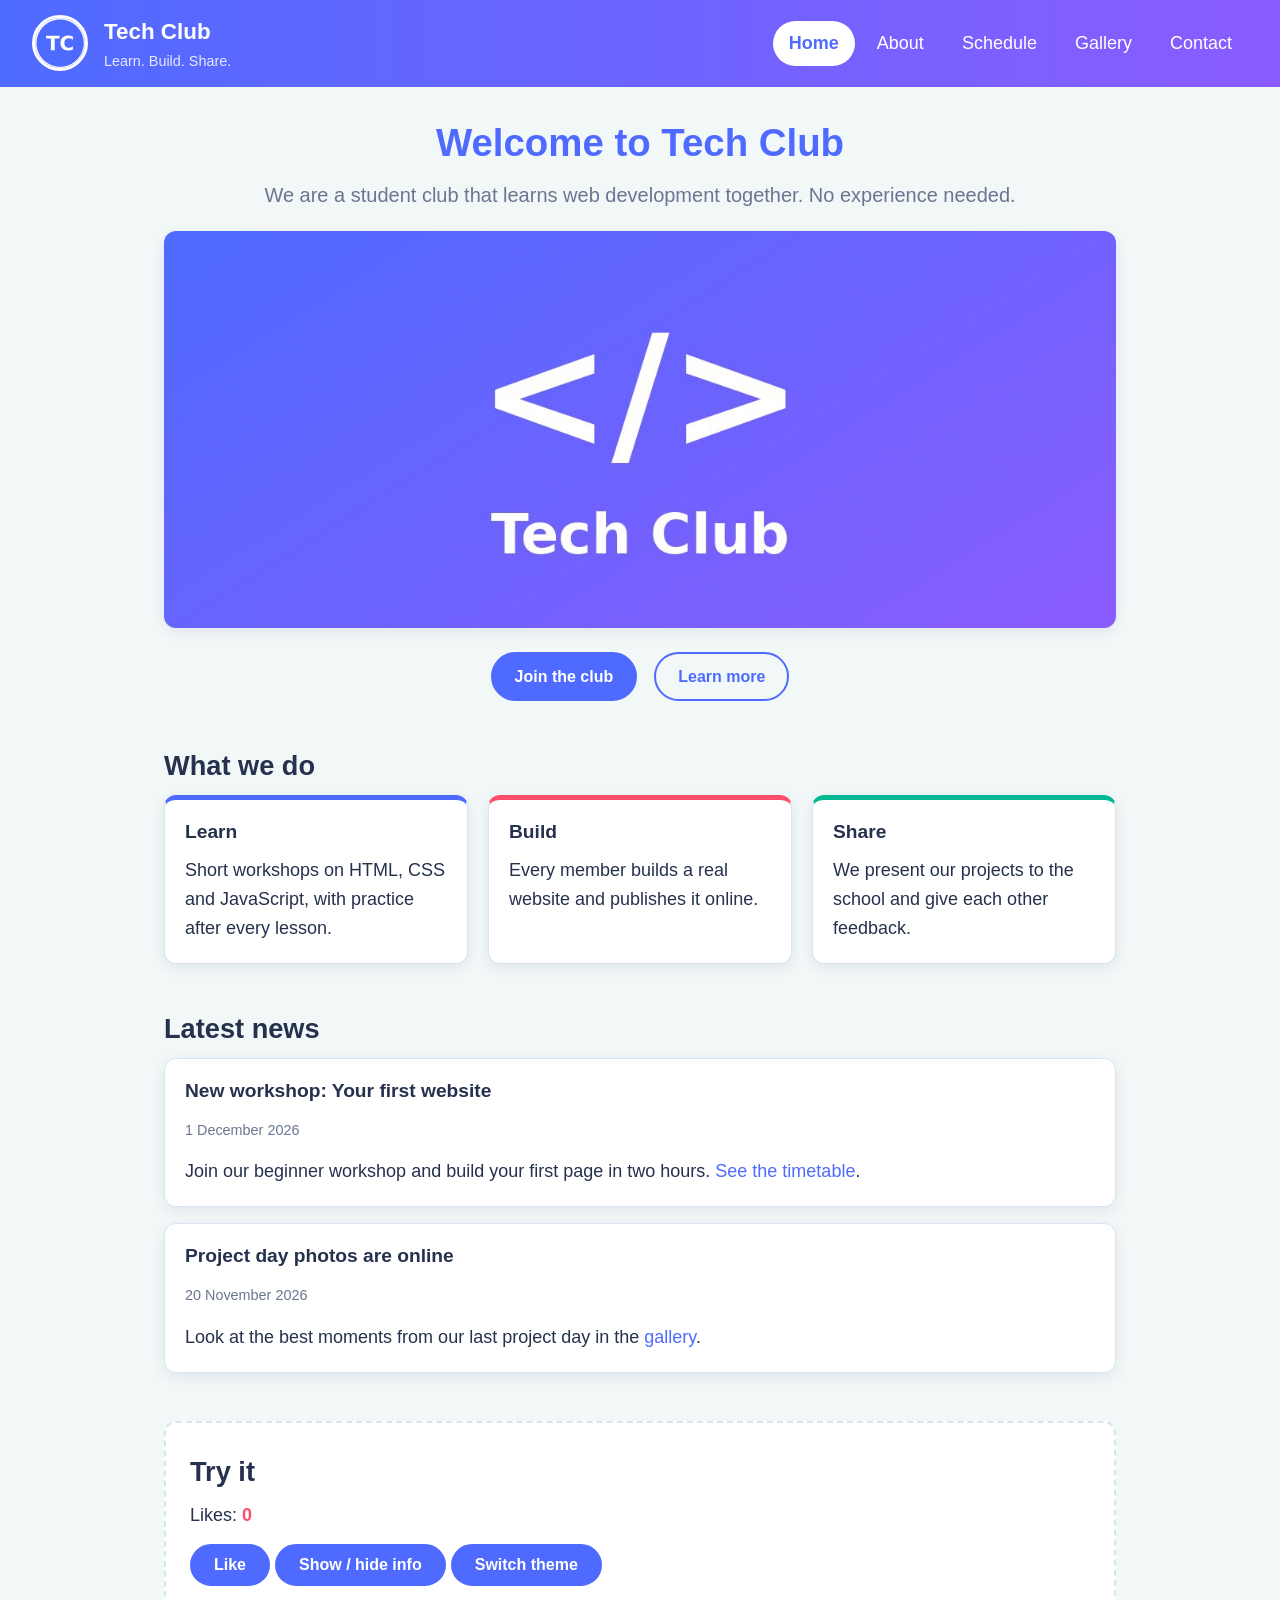
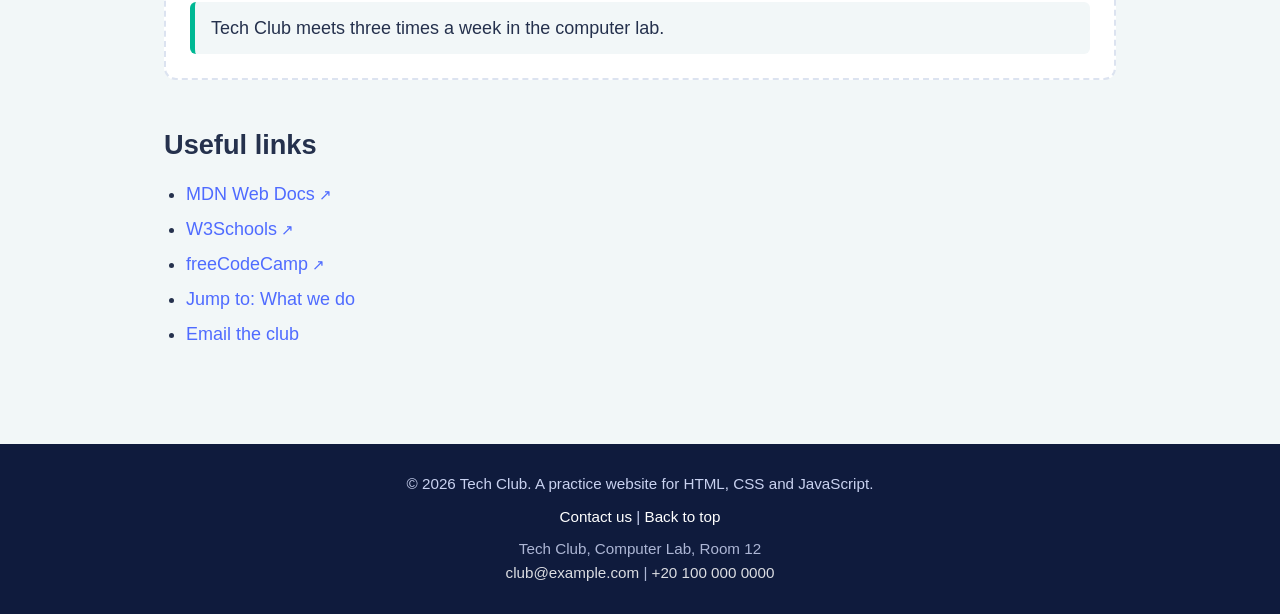
<file: index.html>
<!DOCTYPE html>
<html lang="en">
<head>
  <meta charset="UTF-8">
  <meta name="viewport" content="width=device-width, initial-scale=1.0">
  <meta name="description" content="Tech Club is a student club that learns web development together.">
  <title>Tech Club | Home</title>
  <link rel="stylesheet" href="css/style.css">
</head>
<body>

  <header id="site-header">
    <a href="index.html" id="logo-link"><img src="images/logo.png" alt="Tech Club logo" width="80" height="80"></a>
    <div id="site-title">
      <p id="site-name">Tech Club</p>
      <p id="tagline">Learn. Build. Share.</p>
    </div>
    <nav id="main-nav" aria-label="Main menu">
      <ul>
        <li><a href="index.html" aria-current="page">Home</a></li>
        <li><a href="about.html">About</a></li>
        <li><a href="schedule.html">Schedule</a></li>
        <li><a href="gallery.html">Gallery</a></li>
        <li><a href="contact.html">Contact</a></li>
      </ul>
    </nav>
  </header>

  <main id="main">
    <section id="hero">
      <h1>Welcome to Tech Club</h1>
      <p class="lead">We are a student club that learns web development together. No experience needed.</p>
      <img src="images/hero.jpg" alt="Tech Club banner with a code symbol" width="1200" height="500">
      <p>
        <a href="contact.html" class="btn btn-primary">Join the club</a>
        <a href="about.html" class="btn btn-secondary">Learn more</a>
      </p>
    </section>

    <section id="features">
      <h2>What we do</h2>
      <div class="cards">
        <article class="card">
          <h3>Learn</h3>
          <p>Short workshops on HTML, CSS and JavaScript, with practice after every lesson.</p>
        </article>
        <article class="card">
          <h3>Build</h3>
          <p>Every member builds a real website and publishes it online.</p>
        </article>
        <article class="card">
          <h3>Share</h3>
          <p>We present our projects to the school and give each other feedback.</p>
        </article>
      </div>
    </section>

    <section id="news">
      <h2>Latest news</h2>
      <article class="card">
        <h3>New workshop: Your first website</h3>
        <p><time datetime="2026-12-01">1 December 2026</time></p>
        <p>Join our beginner workshop and build your first page in two hours. <a href="schedule.html">See the timetable</a>.</p>
      </article>
      <article class="card">
        <h3>Project day photos are online</h3>
        <p><time datetime="2026-11-20">20 November 2026</time></p>
        <p>Look at the best moments from our last project day in the <a href="gallery.html">gallery</a>.</p>
      </article>
    </section>

    <section id="playground">
      <h2>Try it</h2>
      <!-- JS hooks: #like-btn, #like-count, #toggle-btn, #info-text, #theme-btn -->
      <p>Likes: <span id="like-count">0</span></p>
      <p>
        <button type="button" id="like-btn">Like</button>
        <button type="button" id="toggle-btn">Show / hide info</button>
        <button type="button" id="theme-btn">Switch theme</button>
      </p>
      <p id="info-text">Tech Club meets three times a week in the computer lab.</p>
    </section>

    <section id="links">
      <h2>Useful links</h2>
      <ul id="link-list">
        <li><a href="https://developer.mozilla.org" target="_blank" rel="noopener noreferrer">MDN Web Docs</a></li>
        <li><a href="https://www.w3schools.com" target="_blank" rel="noopener noreferrer">W3Schools</a></li>
        <li><a href="https://www.freecodecamp.org" target="_blank" rel="noopener noreferrer">freeCodeCamp</a></li>
        <li><a href="#features">Jump to: What we do</a></li>
        <li><a href="mailto:club@example.com">Email the club</a></li>
      </ul>
    </section>
  </main>

  <footer id="site-footer">
    <p>&copy; 2026 Tech Club. A practice website for HTML, CSS and JavaScript.</p>
    <p><a href="contact.html">Contact us</a> | <a href="#site-header">Back to top</a></p>
    <address>
      Tech Club, Computer Lab, Room 12<br>
      <a href="mailto:club@example.com">club@example.com</a> |
      <a href="tel:+201000000000">+20 100 000 0000</a>
    </address>
  </footer>

  <script src="js/script.js"></script>
</body>
</html>
</file>
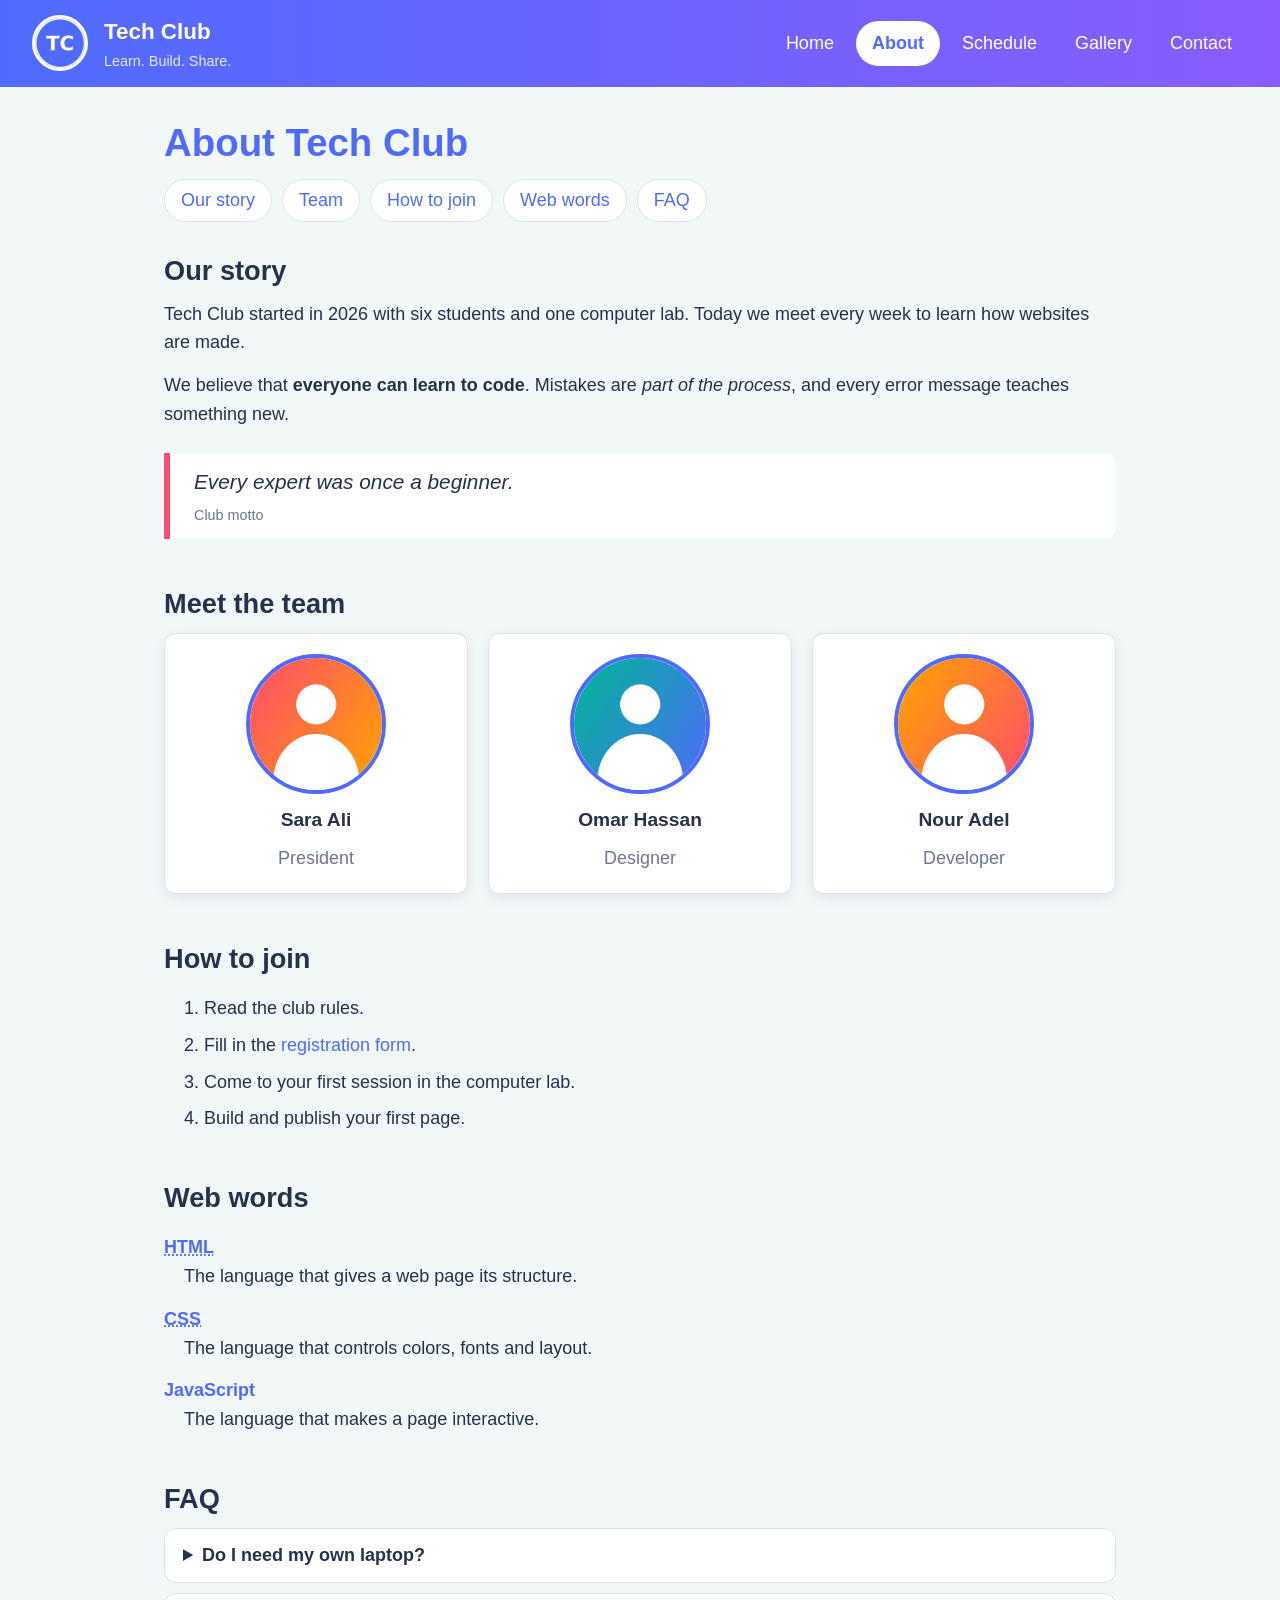
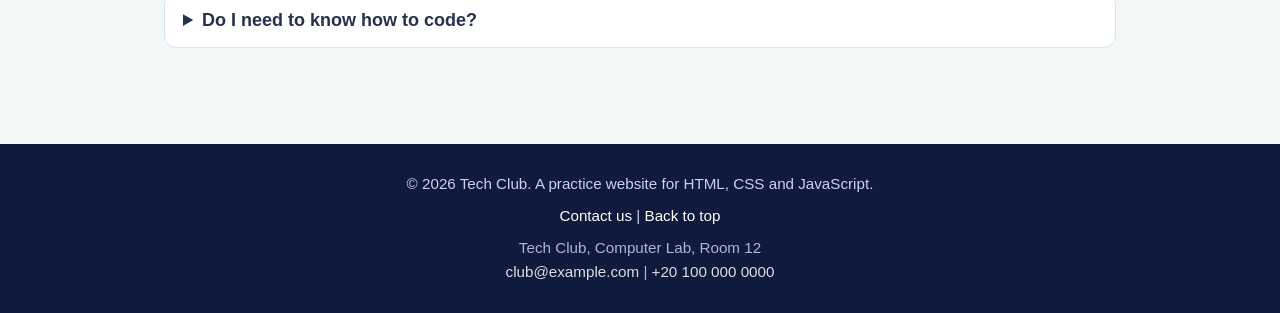
<file: about.html>
<!DOCTYPE html>
<html lang="en">
<head>
  <meta charset="UTF-8">
  <meta name="viewport" content="width=device-width, initial-scale=1.0">
  <meta name="description" content="Learn about the story, team and members of Tech Club.">
  <title>Tech Club | About</title>
  <link rel="stylesheet" href="css/style.css">
</head>
<body>

  <header id="site-header">
    <a href="index.html" id="logo-link"><img src="images/logo.png" alt="Tech Club logo" width="80" height="80"></a>
    <div id="site-title">
      <p id="site-name">Tech Club</p>
      <p id="tagline">Learn. Build. Share.</p>
    </div>
    <nav id="main-nav" aria-label="Main menu">
      <ul>
        <li><a href="index.html">Home</a></li>
        <li><a href="about.html" aria-current="page">About</a></li>
        <li><a href="schedule.html">Schedule</a></li>
        <li><a href="gallery.html">Gallery</a></li>
        <li><a href="contact.html">Contact</a></li>
      </ul>
    </nav>
  </header>

  <main id="main">
    <h1>About Tech Club</h1>

    <nav id="page-nav" aria-label="On this page">
      <ul>
        <li><a href="#story">Our story</a></li>
        <li><a href="#team">Team</a></li>
        <li><a href="#join">How to join</a></li>
        <li><a href="#glossary">Web words</a></li>
        <li><a href="#faq">FAQ</a></li>
      </ul>
    </nav>

    <section id="story">
      <h2>Our story</h2>
      <p>Tech Club started in 2026 with six students and one computer lab. Today we meet every week to learn how websites are made.</p>
      <p>We believe that <strong>everyone can learn to code</strong>. Mistakes are <em>part of the process</em>, and every error message teaches something new.</p>
      <blockquote>
        <p>Every expert was once a beginner.</p>
        <footer>Club motto</footer>
      </blockquote>
    </section>

    <section id="team">
      <h2>Meet the team</h2>
      <div class="cards">
        <article class="card">
          <img src="images/team-1.jpg" alt="Portrait placeholder of Sara Ali" width="200" height="200">
          <h3>Sara Ali</h3>
          <p>President</p>
        </article>
        <article class="card">
          <img src="images/team-2.jpg" alt="Portrait placeholder of Omar Hassan" width="200" height="200">
          <h3>Omar Hassan</h3>
          <p>Designer</p>
        </article>
        <article class="card">
          <img src="images/team-3.jpg" alt="Portrait placeholder of Nour Adel" width="200" height="200">
          <h3>Nour Adel</h3>
          <p>Developer</p>
        </article>
      </div>
    </section>

    <section id="join">
      <h2>How to join</h2>
      <ol id="join-steps">
        <li>Read the club rules.</li>
        <li>Fill in the <a href="contact.html">registration form</a>.</li>
        <li>Come to your first session in the computer lab.</li>
        <li>Build and publish your first page.</li>
      </ol>
    </section>

    <section id="glossary">
      <h2>Web words</h2>
      <dl>
        <dt><abbr title="HyperText Markup Language">HTML</abbr></dt>
        <dd>The language that gives a web page its structure.</dd>
        <dt><abbr title="Cascading Style Sheets">CSS</abbr></dt>
        <dd>The language that controls colors, fonts and layout.</dd>
        <dt>JavaScript</dt>
        <dd>The language that makes a page interactive.</dd>
      </dl>
    </section>

    <section id="faq">
      <h2>FAQ</h2>
      <details>
        <summary>Do I need my own laptop?</summary>
        <p>No. The computer lab has everything you need.</p>
      </details>
      <details>
        <summary>Do I need to know how to code?</summary>
        <p>No. We start from zero and go step by step.</p>
      </details>
    </section>
  </main>

  <footer id="site-footer">
    <p>&copy; 2026 Tech Club. A practice website for HTML, CSS and JavaScript.</p>
    <p><a href="contact.html">Contact us</a> | <a href="#site-header">Back to top</a></p>
    <address>
      Tech Club, Computer Lab, Room 12<br>
      <a href="mailto:club@example.com">club@example.com</a> |
      <a href="tel:+201000000000">+20 100 000 0000</a>
    </address>
  </footer>

  <script src="js/script.js"></script>
</body>
</html>
</file>
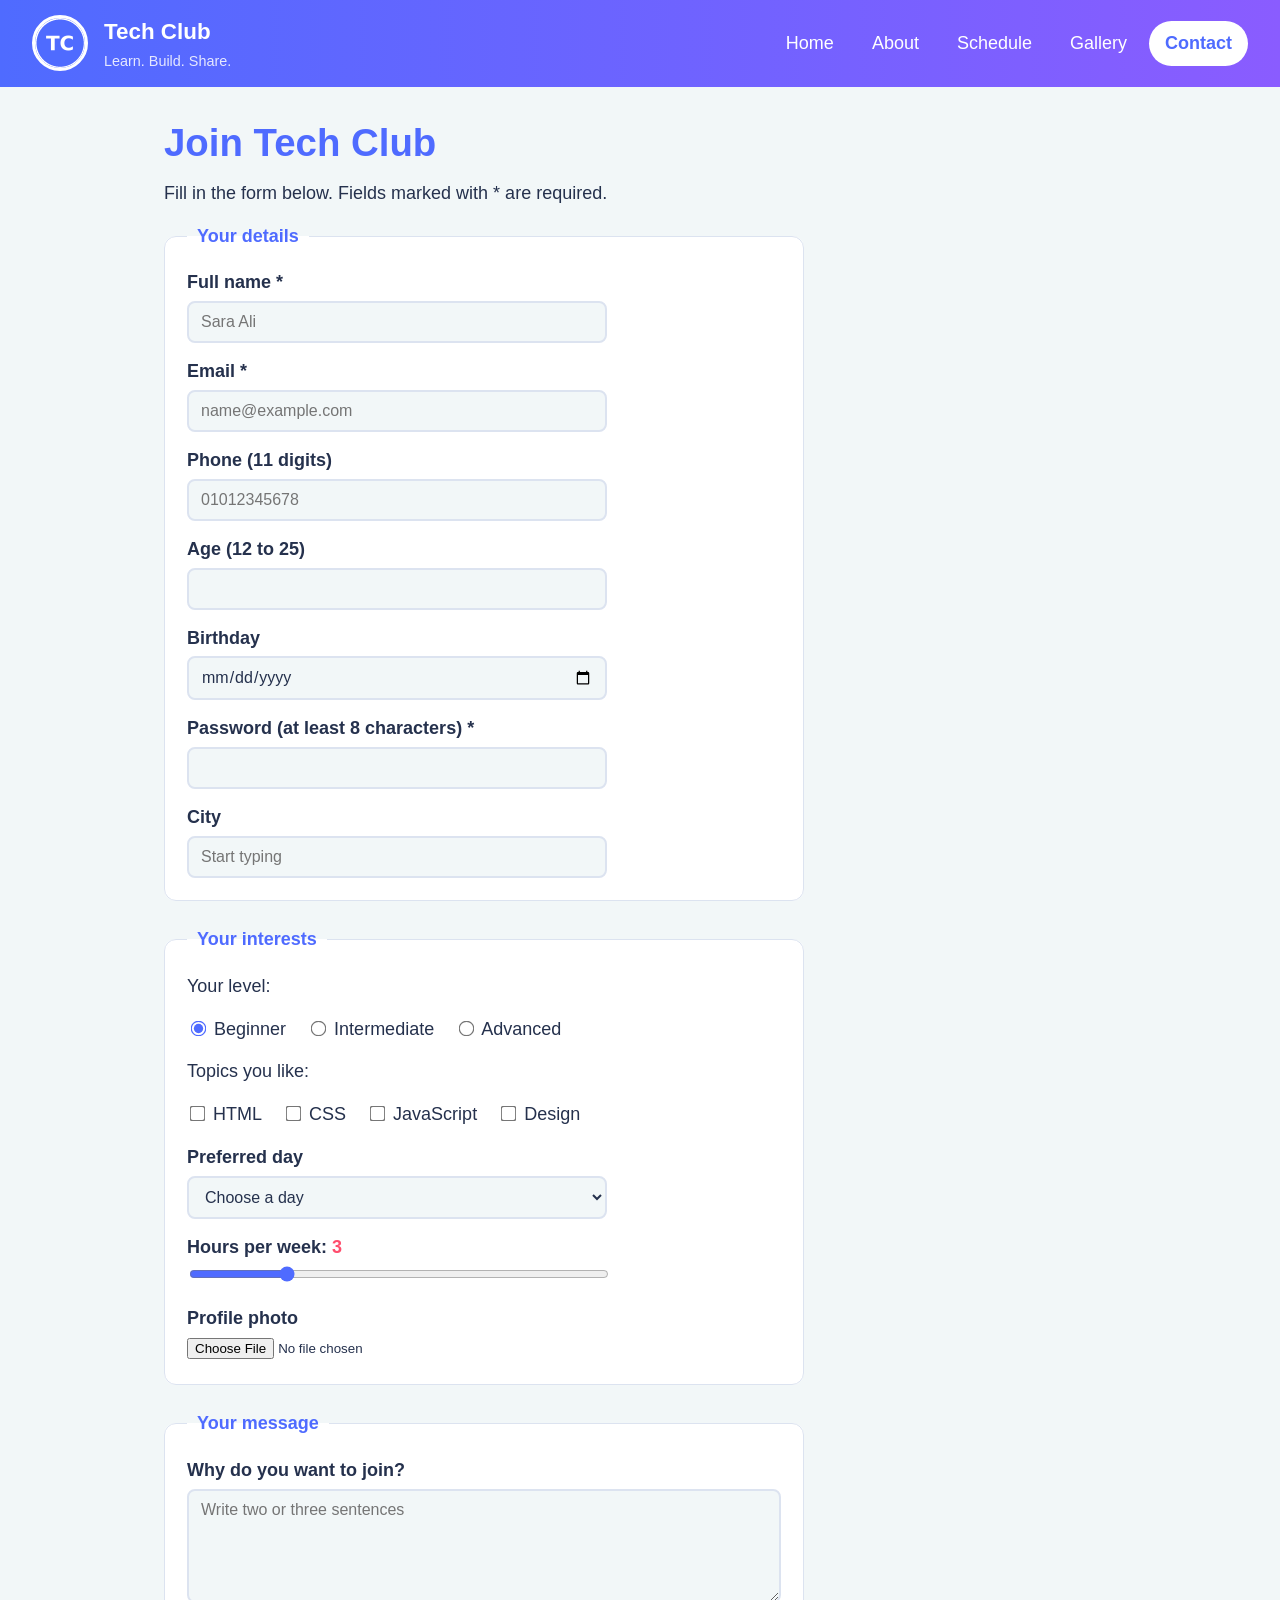
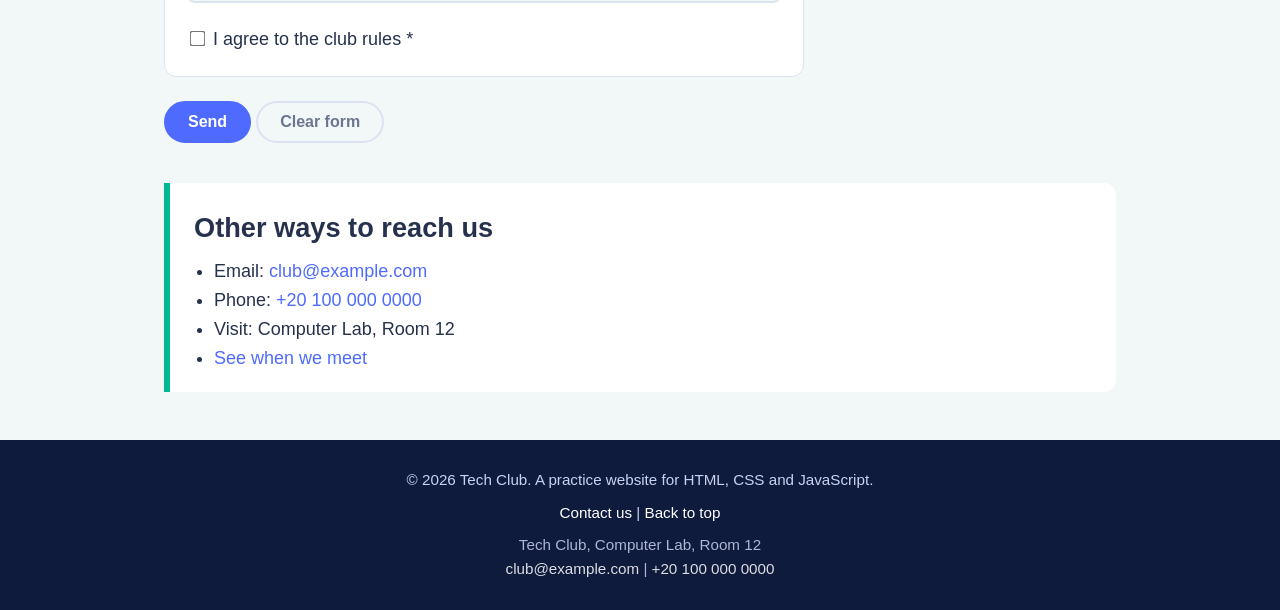
<file: contact.html>
<!DOCTYPE html>
<html lang="en">
<head>
  <meta charset="UTF-8">
  <meta name="viewport" content="width=device-width, initial-scale=1.0">
  <meta name="description" content="Register to join Tech Club.">
  <title>Tech Club | Join us</title>
  <link rel="stylesheet" href="css/style.css">
</head>
<body>

  <header id="site-header">
    <a href="index.html" id="logo-link"><img src="images/logo.png" alt="Tech Club logo" width="80" height="80"></a>
    <div id="site-title">
      <p id="site-name">Tech Club</p>
      <p id="tagline">Learn. Build. Share.</p>
    </div>
    <nav id="main-nav" aria-label="Main menu">
      <ul>
        <li><a href="index.html">Home</a></li>
        <li><a href="about.html">About</a></li>
        <li><a href="schedule.html">Schedule</a></li>
        <li><a href="gallery.html">Gallery</a></li>
        <li><a href="contact.html" aria-current="page">Contact</a></li>
      </ul>
    </nav>
  </header>

  <main id="main">
    <h1>Join Tech Club</h1>
    <p>Fill in the form below. Fields marked with * are required.</p>

    <!-- JS hooks: #contact-form, #form-message, #hours, #hours-output, #password, #message -->
    <form id="contact-form" action="#" method="post">

      <fieldset>
        <legend>Your details</legend>
        <p>
          <label for="full-name">Full name *</label><br>
          <input type="text" id="full-name" name="full_name" placeholder="Sara Ali" required>
        </p>
        <p>
          <label for="email">Email *</label><br>
          <input type="email" id="email" name="email" placeholder="name@example.com" required>
        </p>
        <p>
          <label for="phone">Phone (11 digits)</label><br>
          <input type="tel" id="phone" name="phone" placeholder="01012345678" pattern="[0-9]{11}" title="Enter 11 digits">
        </p>
        <p>
          <label for="age">Age (12 to 25)</label><br>
          <input type="number" id="age" name="age" min="12" max="25">
        </p>
        <p>
          <label for="birthday">Birthday</label><br>
          <input type="date" id="birthday" name="birthday">
        </p>
        <p>
          <label for="password">Password (at least 8 characters) *</label><br>
          <input type="password" id="password" name="password" minlength="8" required>
        </p>
        <p>
          <label for="city">City</label><br>
          <input type="text" id="city" name="city" list="cities" placeholder="Start typing">
          <datalist id="cities">
            <option value="Cairo">
            <option value="Alexandria">
            <option value="Giza">
            <option value="Ismailia">
            <option value="Aswan">
          </datalist>
        </p>
      </fieldset>

      <fieldset>
        <legend>Your interests</legend>
        <p>Your level:</p>
        <p>
          <input type="radio" id="level-beginner" name="level" value="beginner" checked>
          <label for="level-beginner">Beginner</label>
          <input type="radio" id="level-intermediate" name="level" value="intermediate">
          <label for="level-intermediate">Intermediate</label>
          <input type="radio" id="level-advanced" name="level" value="advanced">
          <label for="level-advanced">Advanced</label>
        </p>
        <p>Topics you like:</p>
        <p>
          <input type="checkbox" id="topic-html" name="topics" value="html">
          <label for="topic-html">HTML</label>
          <input type="checkbox" id="topic-css" name="topics" value="css">
          <label for="topic-css">CSS</label>
          <input type="checkbox" id="topic-js" name="topics" value="javascript">
          <label for="topic-js">JavaScript</label>
          <input type="checkbox" id="topic-design" name="topics" value="design">
          <label for="topic-design">Design</label>
        </p>
        <p>
          <label for="day">Preferred day</label><br>
          <select id="day" name="day">
            <option value="">Choose a day</option>
            <option value="sunday">Sunday</option>
            <option value="tuesday">Tuesday</option>
            <option value="thursday">Thursday</option>
          </select>
        </p>
        <p>
          <label for="hours">Hours per week: <output id="hours-output" for="hours">3</output></label><br>
          <input type="range" id="hours" name="hours" min="1" max="10" value="3">
        </p>
        <p>
          <label for="photo">Profile photo</label><br>
          <input type="file" id="photo" name="photo" accept="image/*">
        </p>
      </fieldset>

      <fieldset>
        <legend>Your message</legend>
        <p>
          <label for="message">Why do you want to join?</label><br>
          <textarea id="message" name="message" rows="5" cols="40" maxlength="300" placeholder="Write two or three sentences"></textarea>
        </p>
        <p>
          <input type="checkbox" id="agree" name="agree" required>
          <label for="agree">I agree to the club rules *</label>
        </p>
      </fieldset>

      <p>
        <button type="submit" id="submit-btn">Send</button>
        <button type="reset" id="reset-btn">Clear form</button>
      </p>
      <p id="form-message" aria-live="polite"></p>
    </form>

    <aside id="contact-info">
      <h2>Other ways to reach us</h2>
      <ul>
        <li>Email: <a href="mailto:club@example.com">club@example.com</a></li>
        <li>Phone: <a href="tel:+201000000000">+20 100 000 0000</a></li>
        <li>Visit: Computer Lab, Room 12</li>
        <li><a href="schedule.html">See when we meet</a></li>
      </ul>
    </aside>
  </main>

  <footer id="site-footer">
    <p>&copy; 2026 Tech Club. A practice website for HTML, CSS and JavaScript.</p>
    <p><a href="contact.html">Contact us</a> | <a href="#site-header">Back to top</a></p>
    <address>
      Tech Club, Computer Lab, Room 12<br>
      <a href="mailto:club@example.com">club@example.com</a> |
      <a href="tel:+201000000000">+20 100 000 0000</a>
    </address>
  </footer>

  <script src="js/script.js"></script>
</body>
</html>
</file>
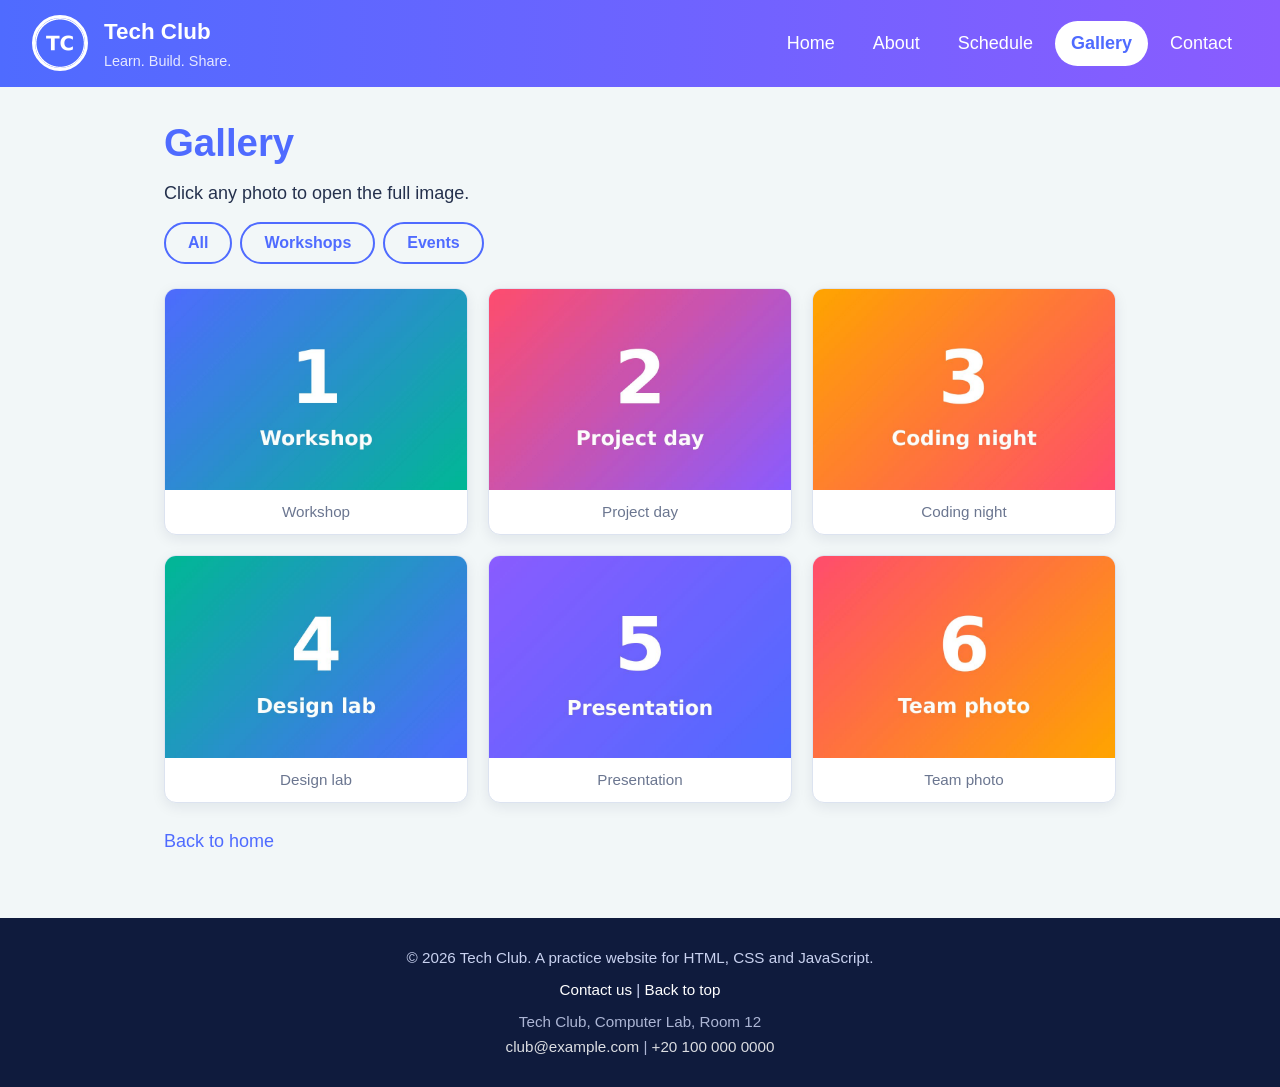
<file: gallery.html>
<!DOCTYPE html>
<html lang="en">
<head>
  <meta charset="UTF-8">
  <meta name="viewport" content="width=device-width, initial-scale=1.0">
  <meta name="description" content="Photos from Tech Club workshops and events.">
  <title>Tech Club | Gallery</title>
  <link rel="stylesheet" href="css/style.css">
</head>
<body>

  <header id="site-header">
    <a href="index.html" id="logo-link"><img src="images/logo.png" alt="Tech Club logo" width="80" height="80"></a>
    <div id="site-title">
      <p id="site-name">Tech Club</p>
      <p id="tagline">Learn. Build. Share.</p>
    </div>
    <nav id="main-nav" aria-label="Main menu">
      <ul>
        <li><a href="index.html">Home</a></li>
        <li><a href="about.html">About</a></li>
        <li><a href="schedule.html">Schedule</a></li>
        <li><a href="gallery.html" aria-current="page">Gallery</a></li>
        <li><a href="contact.html">Contact</a></li>
      </ul>
    </nav>
  </header>

  <main id="main">
    <h1>Gallery</h1>
    <p>Click any photo to open the full image.</p>

    <!-- JS hooks: .filter-btn[data-filter], .gallery-item[data-category] -->
    <p id="gallery-filters">
      <button type="button" class="filter-btn" data-filter="all">All</button>
      <button type="button" class="filter-btn" data-filter="workshop">Workshops</button>
      <button type="button" class="filter-btn" data-filter="event">Events</button>
    </p>

    <div id="gallery" class="gallery">
      <figure class="gallery-item" data-category="workshop">
        <a href="images/gallery-1.jpg"><img src="images/gallery-1.jpg" alt="Workshop day (placeholder photo)" width="300" height="200" loading="lazy"></a>
        <figcaption>Workshop</figcaption>
      </figure>
      <figure class="gallery-item" data-category="event">
        <a href="images/gallery-2.jpg"><img src="images/gallery-2.jpg" alt="Project day (placeholder photo)" width="300" height="200" loading="lazy"></a>
        <figcaption>Project day</figcaption>
      </figure>
      <figure class="gallery-item" data-category="event">
        <a href="images/gallery-3.jpg"><img src="images/gallery-3.jpg" alt="Coding night (placeholder photo)" width="300" height="200" loading="lazy"></a>
        <figcaption>Coding night</figcaption>
      </figure>
      <figure class="gallery-item" data-category="workshop">
        <a href="images/gallery-4.jpg"><img src="images/gallery-4.jpg" alt="Design lab (placeholder photo)" width="300" height="200" loading="lazy"></a>
        <figcaption>Design lab</figcaption>
      </figure>
      <figure class="gallery-item" data-category="event">
        <a href="images/gallery-5.jpg"><img src="images/gallery-5.jpg" alt="Presentation (placeholder photo)" width="300" height="200" loading="lazy"></a>
        <figcaption>Presentation</figcaption>
      </figure>
      <figure class="gallery-item" data-category="event">
        <a href="images/gallery-6.jpg"><img src="images/gallery-6.jpg" alt="Team photo (placeholder photo)" width="300" height="200" loading="lazy"></a>
        <figcaption>Team photo</figcaption>
      </figure>
    </div>

    <p><a href="index.html">Back to home</a></p>
  </main>

  <footer id="site-footer">
    <p>&copy; 2026 Tech Club. A practice website for HTML, CSS and JavaScript.</p>
    <p><a href="contact.html">Contact us</a> | <a href="#site-header">Back to top</a></p>
    <address>
      Tech Club, Computer Lab, Room 12<br>
      <a href="mailto:club@example.com">club@example.com</a> |
      <a href="tel:+201000000000">+20 100 000 0000</a>
    </address>
  </footer>

  <script src="js/script.js"></script>
</body>
</html>
</file>
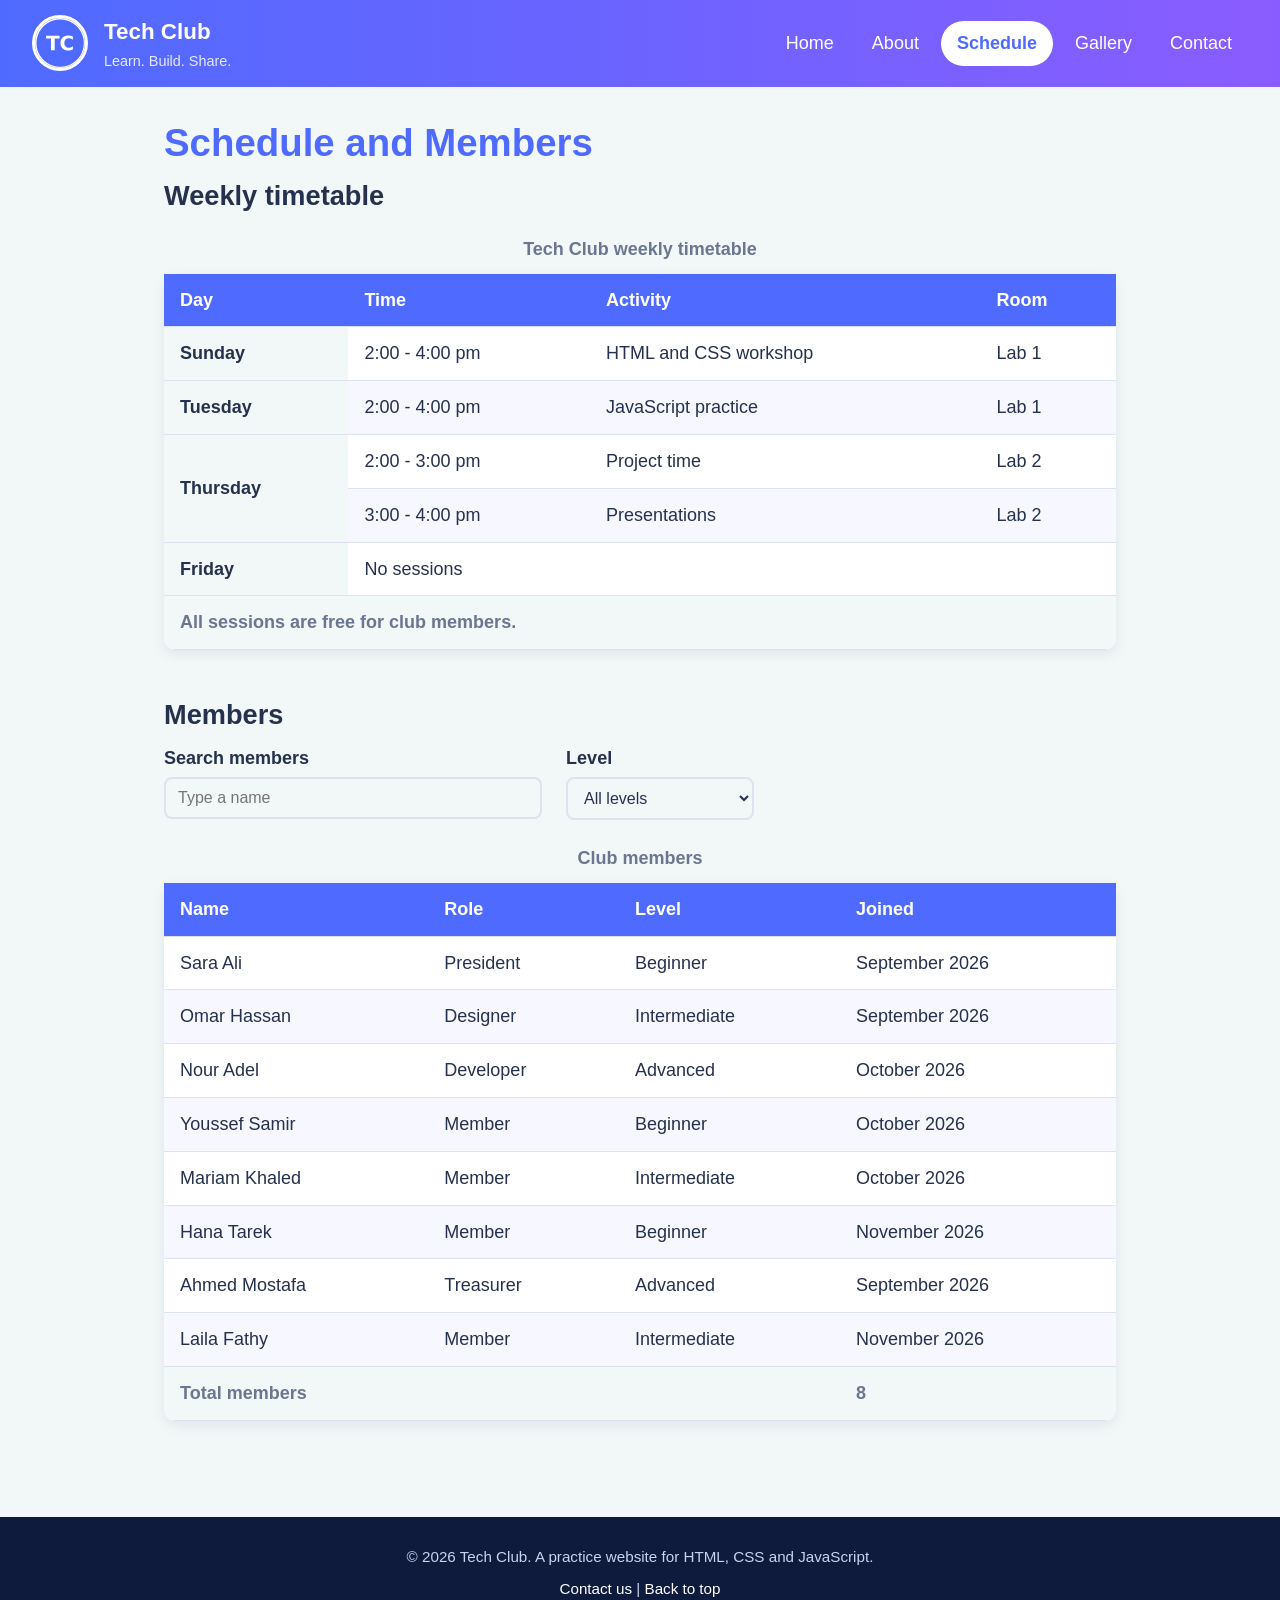
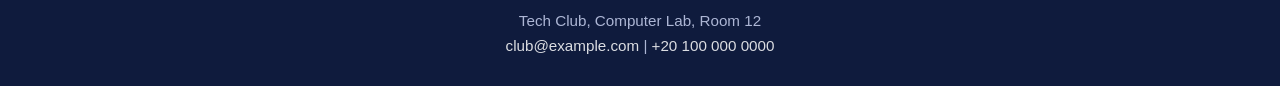
<file: schedule.html>
<!DOCTYPE html>
<html lang="en">
<head>
  <meta charset="UTF-8">
  <meta name="viewport" content="width=device-width, initial-scale=1.0">
  <meta name="description" content="Weekly timetable and member list of Tech Club.">
  <title>Tech Club | Schedule</title>
  <link rel="stylesheet" href="css/style.css">
</head>
<body>

  <header id="site-header">
    <a href="index.html" id="logo-link"><img src="images/logo.png" alt="Tech Club logo" width="80" height="80"></a>
    <div id="site-title">
      <p id="site-name">Tech Club</p>
      <p id="tagline">Learn. Build. Share.</p>
    </div>
    <nav id="main-nav" aria-label="Main menu">
      <ul>
        <li><a href="index.html">Home</a></li>
        <li><a href="about.html">About</a></li>
        <li><a href="schedule.html" aria-current="page">Schedule</a></li>
        <li><a href="gallery.html">Gallery</a></li>
        <li><a href="contact.html">Contact</a></li>
      </ul>
    </nav>
  </header>

  <main id="main">
    <h1>Schedule and Members</h1>

    <section id="timetable">
      <h2>Weekly timetable</h2>
      <table id="schedule">
        <caption>Tech Club weekly timetable</caption>
        <thead>
          <tr>
            <th scope="col">Day</th>
            <th scope="col">Time</th>
            <th scope="col">Activity</th>
            <th scope="col">Room</th>
          </tr>
        </thead>
        <tbody>
          <tr>
            <th scope="row">Sunday</th>
            <td>2:00 - 4:00 pm</td>
            <td>HTML and CSS workshop</td>
            <td>Lab 1</td>
          </tr>
          <tr>
            <th scope="row">Tuesday</th>
            <td>2:00 - 4:00 pm</td>
            <td>JavaScript practice</td>
            <td>Lab 1</td>
          </tr>
          <tr>
            <th scope="row" rowspan="2">Thursday</th>
            <td>2:00 - 3:00 pm</td>
            <td>Project time</td>
            <td>Lab 2</td>
          </tr>
          <tr>
            <td>3:00 - 4:00 pm</td>
            <td>Presentations</td>
            <td>Lab 2</td>
          </tr>
          <tr>
            <th scope="row">Friday</th>
            <td colspan="3">No sessions</td>
          </tr>
        </tbody>
        <tfoot>
          <tr>
            <td colspan="4">All sessions are free for club members.</td>
          </tr>
        </tfoot>
      </table>
    </section>

    <section id="members">
      <h2>Members</h2>
      <!-- JS hooks: #search, #level-filter, #members-table tbody tr[data-level] -->
      <form id="search-form" action="#" method="get" role="search">
        <p>
          <label for="search">Search members</label>
          <input type="search" id="search" name="search" placeholder="Type a name">
        </p>
        <p>
          <label for="level-filter">Level</label>
          <select id="level-filter" name="level">
            <option value="all">All levels</option>
            <option value="beginner">Beginner</option>
            <option value="intermediate">Intermediate</option>
            <option value="advanced">Advanced</option>
          </select>
        </p>
      </form>

      <table id="members-table">
        <caption>Club members</caption>
        <thead>
          <tr>
            <th scope="col">Name</th>
            <th scope="col">Role</th>
            <th scope="col">Level</th>
            <th scope="col">Joined</th>
          </tr>
        </thead>
        <tbody>
        <tr data-level="beginner">
          <td>Sara Ali</td>
          <td>President</td>
          <td>Beginner</td>
          <td>September 2026</td>
        </tr>
        <tr data-level="intermediate">
          <td>Omar Hassan</td>
          <td>Designer</td>
          <td>Intermediate</td>
          <td>September 2026</td>
        </tr>
        <tr data-level="advanced">
          <td>Nour Adel</td>
          <td>Developer</td>
          <td>Advanced</td>
          <td>October 2026</td>
        </tr>
        <tr data-level="beginner">
          <td>Youssef Samir</td>
          <td>Member</td>
          <td>Beginner</td>
          <td>October 2026</td>
        </tr>
        <tr data-level="intermediate">
          <td>Mariam Khaled</td>
          <td>Member</td>
          <td>Intermediate</td>
          <td>October 2026</td>
        </tr>
        <tr data-level="beginner">
          <td>Hana Tarek</td>
          <td>Member</td>
          <td>Beginner</td>
          <td>November 2026</td>
        </tr>
        <tr data-level="advanced">
          <td>Ahmed Mostafa</td>
          <td>Treasurer</td>
          <td>Advanced</td>
          <td>September 2026</td>
        </tr>
        <tr data-level="intermediate">
          <td>Laila Fathy</td>
          <td>Member</td>
          <td>Intermediate</td>
          <td>November 2026</td>
        </tr>
        </tbody>
        <tfoot>
          <tr>
            <td colspan="3">Total members</td>
            <td id="member-total">8</td>
          </tr>
        </tfoot>
      </table>
    </section>
  </main>

  <footer id="site-footer">
    <p>&copy; 2026 Tech Club. A practice website for HTML, CSS and JavaScript.</p>
    <p><a href="contact.html">Contact us</a> | <a href="#site-header">Back to top</a></p>
    <address>
      Tech Club, Computer Lab, Room 12<br>
      <a href="mailto:club@example.com">club@example.com</a> |
      <a href="tel:+201000000000">+20 100 000 0000</a>
    </address>
  </footer>

  <script src="js/script.js"></script>
</body>
</html>
</file>
<file: css/style.css>
/* ==========================================================
   Tech Club - style.css
   Sections:
   1. Variables        6. Cards          11. Forms
   2. Base             7. Playground     12. Gallery
   3. Header and nav   8. About page     13. Footer
   4. Layout           9. Tables         14. JS helper classes
   5. Buttons and hero 10. Lists/links   15. Responsive
   ========================================================== */


/* ---------- 1. Variables ---------- */
:root {
  --blue: #4F6BFF;
  --pink: #FF4D6D;
  --teal: #00B894;
  --orange: #FFA500;
  --navy: #0F1B3D;

  --bg: #F2F7F8;
  --card: #FFFFFF;
  --text: #25314D;
  --muted: #6B7690;
  --border: #DCE3F0;

  --radius: 12px;
  --shadow: 0 4px 14px rgba(15, 27, 61, 0.08);
}

/* Dark theme: JavaScript adds the class "dark" to the body */
body.dark {
  --bg: #0F1B3D;
  --card: #17274F;
  --text: #E8ECFA;
  --muted: #A6B0D0;
  --border: #2C3D6E;
  --shadow: 0 4px 14px rgba(0, 0, 0, 0.35);
}


/* ---------- 2. Base ---------- */
* {
  box-sizing: border-box;
}

body {
  margin: 0;
  font-family: "Segoe UI", Roboto, Arial, sans-serif;
  font-size: 18px;
  line-height: 1.6;
  color: var(--text);
  background-color: var(--bg);
  transition: background-color 0.3s, color 0.3s;
}

img {
  max-width: 100%;
  height: auto;
  display: block;
}

h1, h2, h3 {
  line-height: 1.25;
  margin: 0 0 12px;
}

h1 { font-size: 2.4rem; color: var(--blue); }
h2 { font-size: 1.7rem; margin-top: 8px; }
h3 { font-size: 1.2rem; }

p { margin: 0 0 14px; }

a {
  color: var(--blue);
  text-decoration: none;
  transition: color 0.2s;
}

a:hover {
  color: var(--pink);
  text-decoration: underline;
}

:focus-visible {
  outline: 3px solid var(--orange);
  outline-offset: 2px;
}

.lead {
  font-size: 1.25rem;
  color: var(--muted);
}


/* ---------- 3. Header and navigation ---------- */
#site-header {
  display: flex;
  align-items: center;
  gap: 16px;
  padding: 14px 32px;
  color: white;
  background: linear-gradient(90deg, var(--blue), #8A5CFF);
}

#logo-link img {
  width: 56px;
  height: 56px;
  border-radius: 50%;
  border: 3px solid white;
}

#site-name {
  margin: 0;
  font-size: 1.4rem;
  font-weight: 700;
}

#tagline {
  margin: 0;
  font-size: 0.9rem;
  opacity: 0.85;
}

#main-nav {
  margin-left: auto;
}

#main-nav ul {
  display: flex;
  gap: 6px;
  margin: 0;
  padding: 0;
  list-style: none;
}

#main-nav a {
  display: block;
  padding: 8px 16px;
  color: white;
  border-radius: 999px;
  transition: background-color 0.2s;
}

#main-nav a:hover {
  background-color: rgba(255, 255, 255, 0.2);
  text-decoration: none;
}

#main-nav a[aria-current="page"] {
  background-color: white;
  color: var(--blue);
  font-weight: 600;
}


/* ---------- 4. Layout ---------- */
main {
  max-width: 1000px;
  margin: 0 auto;
  padding: 32px 24px 48px;
}

main > section {
  margin-bottom: 48px;
}


/* ---------- 5. Buttons and hero ---------- */
.btn,
button {
  display: inline-block;
  padding: 10px 22px;
  font-family: inherit;
  font-size: 1rem;
  font-weight: 600;
  color: white;
  background-color: var(--blue);
  border: 2px solid var(--blue);
  border-radius: 999px;
  cursor: pointer;
  transition: transform 0.15s, background-color 0.2s, box-shadow 0.2s;
}

.btn:hover,
button:hover {
  background-color: var(--pink);
  border-color: var(--pink);
  color: white;
  text-decoration: none;
  transform: translateY(-2px);
  box-shadow: var(--shadow);
}

.btn-secondary {
  color: var(--blue);
  background-color: transparent;
}

button[type="reset"] {
  color: var(--muted);
  background-color: transparent;
  border-color: var(--border);
}

#hero {
  text-align: center;
}

#hero img {
  margin: 20px auto 24px;
  border-radius: var(--radius);
  box-shadow: var(--shadow);
}

#hero .btn {
  margin: 0 6px;
}


/* ---------- 6. Cards ---------- */
.cards {
  display: grid;
  grid-template-columns: repeat(auto-fit, minmax(240px, 1fr));
  gap: 20px;
}

.card {
  padding: 20px;
  background-color: var(--card);
  border: 1px solid var(--border);
  border-radius: var(--radius);
  box-shadow: var(--shadow);
  transition: transform 0.2s;
}

.card:hover {
  transform: translateY(-4px);
}

.card p:last-child {
  margin-bottom: 0;
}

#news .card {
  margin-bottom: 16px;
}

#features .card:nth-child(1) { border-top: 5px solid var(--blue); }
#features .card:nth-child(2) { border-top: 5px solid var(--pink); }
#features .card:nth-child(3) { border-top: 5px solid var(--teal); }

time {
  color: var(--muted);
  font-size: 0.9rem;
}


/* ---------- 7. Playground (home page) ---------- */
#playground {
  padding: 24px;
  background-color: var(--card);
  border: 2px dashed var(--border);
  border-radius: var(--radius);
}

#like-count {
  display: inline-block;
  min-width: 2ch;
  font-weight: 700;
  color: var(--pink);
}

#info-text {
  margin: 16px 0 0;
  padding: 12px 16px;
  background-color: var(--bg);
  border-left: 5px solid var(--teal);
  border-radius: 6px;
}


/* ---------- 8. About page ---------- */
#page-nav ul {
  display: flex;
  flex-wrap: wrap;
  gap: 10px;
  margin: 0 0 32px;
  padding: 0;
  list-style: none;
}

#page-nav a {
  display: block;
  padding: 6px 16px;
  background-color: var(--card);
  border: 1px solid var(--border);
  border-radius: 999px;
}

#team .card {
  text-align: center;
}

#team .card img {
  width: 140px;
  height: 140px;
  margin: 0 auto 14px;
  border-radius: 50%;
  border: 4px solid var(--blue);
}

#team .card p {
  color: var(--muted);
}

blockquote {
  margin: 24px 0;
  padding: 12px 24px;
  font-size: 1.3rem;
  font-style: italic;
  background-color: var(--card);
  border-left: 6px solid var(--pink);
  border-radius: 0 var(--radius) var(--radius) 0;
}

blockquote p { margin: 0; }

blockquote footer {
  margin-top: 6px;
  font-size: 0.9rem;
  font-style: normal;
  color: var(--muted);
}

dt {
  margin-top: 14px;
  font-weight: 700;
  color: var(--blue);
}

dd {
  margin: 0 0 0 20px;
}

abbr {
  text-decoration: underline dotted;
  cursor: help;
}

details {
  margin-bottom: 10px;
  padding: 12px 18px;
  background-color: var(--card);
  border: 1px solid var(--border);
  border-radius: var(--radius);
}

summary {
  font-weight: 600;
  cursor: pointer;
}

details p {
  margin: 10px 0 0;
}

#join-steps li {
  margin-bottom: 8px;
}


/* ---------- 9. Tables ---------- */
table {
  width: 100%;
  margin-bottom: 24px;
  border-collapse: collapse;
  background-color: var(--card);
  border-radius: var(--radius);
  box-shadow: var(--shadow);
  overflow: hidden;
}

caption {
  padding: 10px;
  font-weight: 700;
  color: var(--muted);
  caption-side: top;
}

th, td {
  padding: 12px 16px;
  text-align: left;
  border-bottom: 1px solid var(--border);
}

thead th {
  color: white;
  background-color: var(--blue);
}

tbody th {
  background-color: var(--bg);
}

tbody tr:nth-child(even) td {
  background-color: rgba(79, 107, 255, 0.05);
}

tbody tr:hover td {
  background-color: rgba(255, 77, 109, 0.1);
}

tfoot td {
  font-weight: 600;
  color: var(--muted);
  background-color: var(--bg);
}


/* ---------- 10. Lists and links ---------- */
#link-list {
  padding-left: 22px;
}

#link-list li {
  margin-bottom: 6px;
}

a[target="_blank"]::after {
  content: " \2197";
  font-size: 0.85em;
}


/* ---------- 11. Forms ---------- */
form {
  max-width: 640px;
}

fieldset {
  margin: 0 0 24px;
  padding: 18px 22px 8px;
  background-color: var(--card);
  border: 1px solid var(--border);
  border-radius: var(--radius);
}

legend {
  padding: 0 10px;
  font-weight: 700;
  color: var(--blue);
}

label {
  font-weight: 600;
}

input[type="radio"] + label,
input[type="checkbox"] + label {
  margin-right: 16px;
  font-weight: 400;
}

input[type="text"],
input[type="email"],
input[type="tel"],
input[type="number"],
input[type="date"],
input[type="password"],
input[type="search"],
select,
textarea {
  width: 100%;
  max-width: 420px;
  margin-top: 4px;
  padding: 10px 12px;
  font-family: inherit;
  font-size: 1rem;
  color: var(--text);
  background-color: var(--bg);
  border: 2px solid var(--border);
  border-radius: 8px;
  transition: border-color 0.2s;
}

textarea {
  max-width: 100%;
  resize: vertical;
}

input:focus,
select:focus,
textarea:focus {
  border-color: var(--blue);
  outline: none;
}

input:user-invalid,
textarea:user-invalid {
  border-color: var(--pink);
}

input[type="range"] {
  width: 100%;
  max-width: 420px;
  accent-color: var(--blue);
}

input[type="radio"],
input[type="checkbox"] {
  accent-color: var(--blue);
  transform: scale(1.2);
  margin-right: 4px;
}

#hours-output {
  color: var(--pink);
  font-weight: 700;
}

#search-form {
  display: flex;
  flex-wrap: wrap;
  gap: 8px 24px;
  max-width: none;
}

#form-message {
  font-weight: 600;
}

#contact-info {
  margin-top: 40px;
  padding: 20px 24px;
  background-color: var(--card);
  border-left: 6px solid var(--teal);
  border-radius: 0 var(--radius) var(--radius) 0;
}

#contact-info ul {
  margin: 0;
  padding-left: 20px;
}


/* ---------- 12. Gallery ---------- */
#gallery-filters {
  display: flex;
  flex-wrap: wrap;
  gap: 8px;
}

.filter-btn {
  color: var(--blue);
  background-color: transparent;
}

.gallery {
  display: grid;
  grid-template-columns: repeat(auto-fill, minmax(260px, 1fr));
  gap: 20px;
  margin: 24px 0;
}

.gallery-item {
  margin: 0;
  overflow: hidden;
  background-color: var(--card);
  border: 1px solid var(--border);
  border-radius: var(--radius);
  box-shadow: var(--shadow);
}

.gallery-item img {
  width: 100%;
  transition: transform 0.3s;
}

.gallery-item:hover img {
  transform: scale(1.06);
}

.gallery-item figcaption {
  padding: 10px;
  text-align: center;
  color: var(--muted);
  font-size: 0.95rem;
}


/* ---------- 13. Footer ---------- */
#site-footer {
  padding: 28px 24px;
  text-align: center;
  font-size: 0.95rem;
  color: #C9D2F0;
  background-color: var(--navy);
}

#site-footer p {
  margin: 0 0 8px;
}

#site-footer a {
  color: white;
}

#site-footer address {
  font-style: normal;
  opacity: 0.85;
}


/* ---------- 14. JavaScript helper classes ---------- */
.hidden,
.is-hidden {
  display: none;
}

.filter-btn.active {
  color: white;
  background-color: var(--blue);
}

.success { color: var(--teal); }
.error   { color: var(--pink); }

.liked {
  color: var(--pink);
  transform: scale(1.2);
}


/* ---------- 15. Responsive ---------- */
@media (max-width: 760px) {
  body { font-size: 17px; }
  h1 { font-size: 1.9rem; }

  #site-header {
    flex-wrap: wrap;
    justify-content: center;
    padding: 14px 16px;
    text-align: left;
  }

  #main-nav {
    width: 100%;
    margin-left: 0;
  }

  #main-nav ul {
    flex-wrap: wrap;
    justify-content: center;
  }

  main { padding: 24px 16px 40px; }

  table {
    display: block;
    overflow-x: auto;
  }
}
</file>
